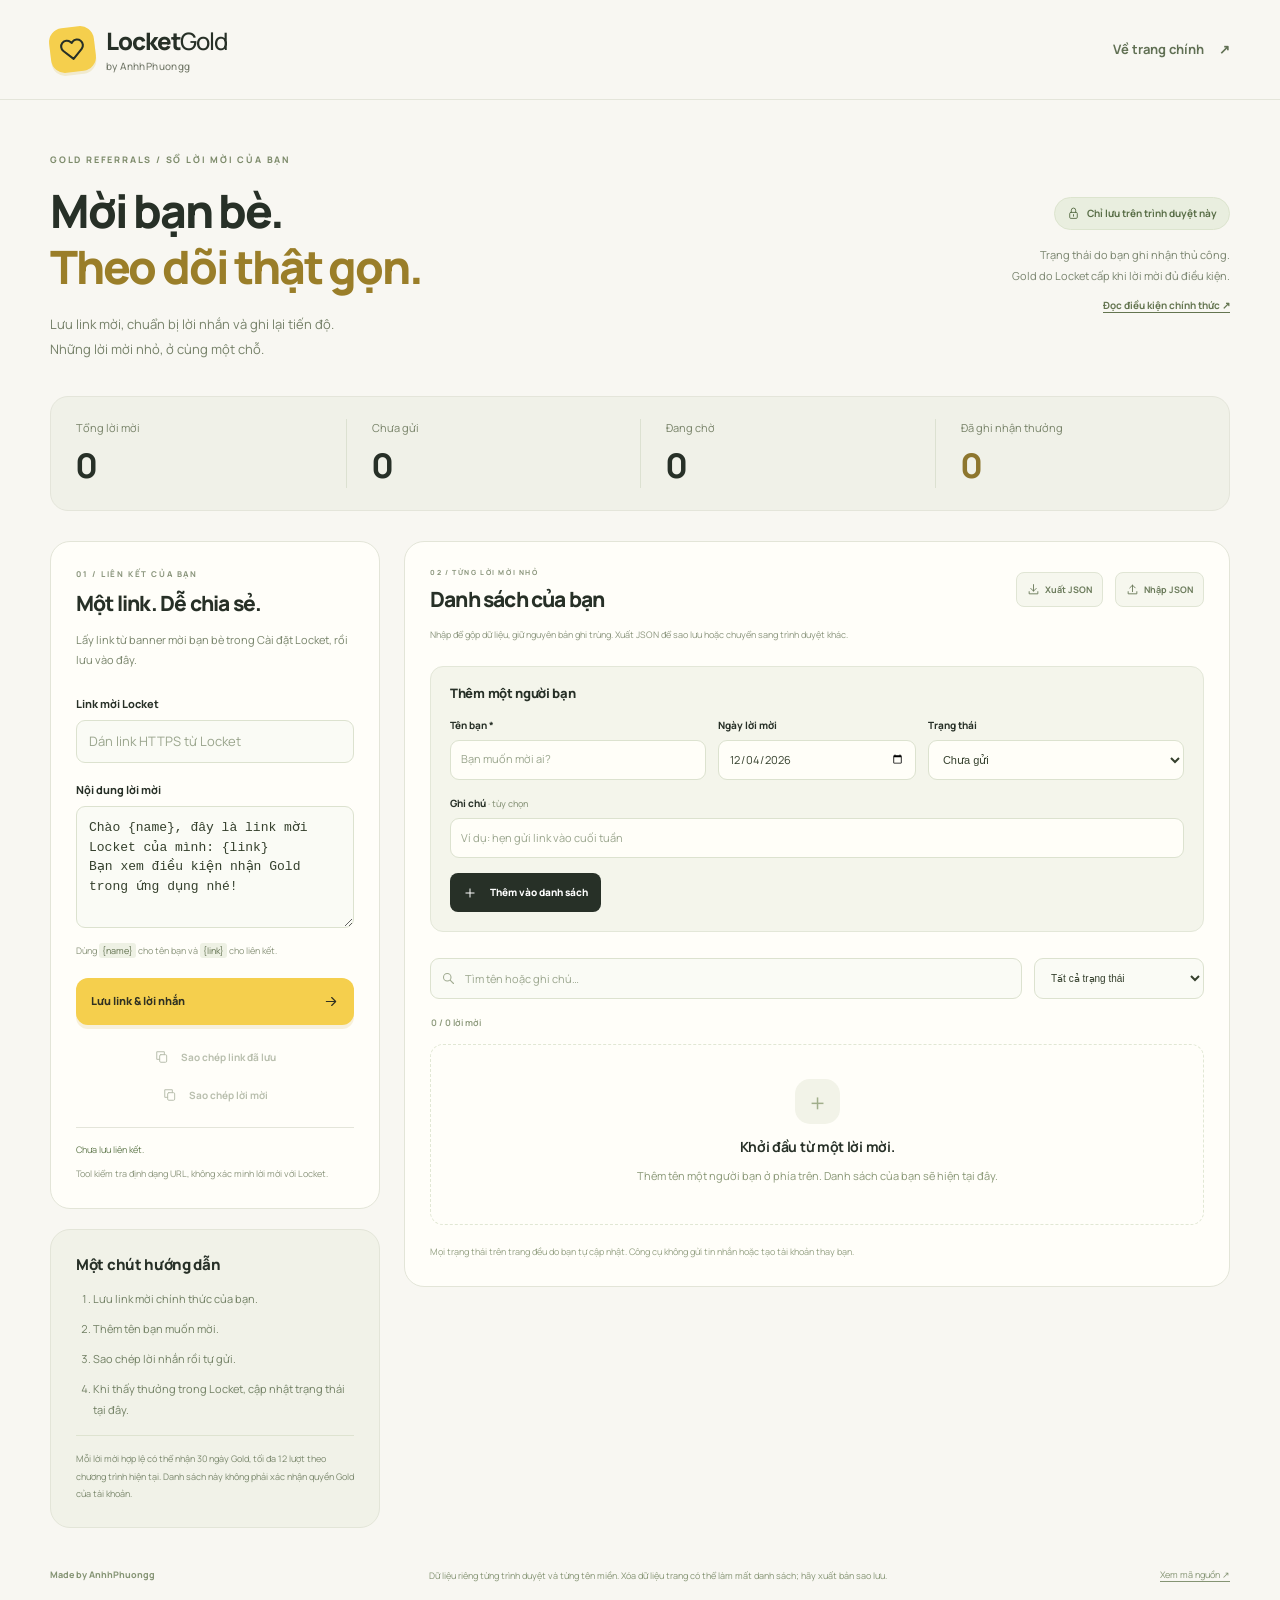
<file: tool.html>
<!doctype html>
<html lang="vi">
<head>
  <meta charset="utf-8">
  <meta name="viewport" content="width=device-width, initial-scale=1">
  <meta name="theme-color" content="#f8f7f2">
  <title>Quản lý lời mời Gold · AnhhPhuongg</title>
  <meta name="description" content="Lưu link mời Locket, soạn lời nhắn và tự theo dõi lời mời của bạn. Dữ liệu lưu trên trình duyệt, không cần đăng nhập.">
  <link rel="icon" href="./assets/favicon.svg" type="image/svg+xml">
  <link rel="stylesheet" href="./assets/styles.css">
  <link rel="stylesheet" href="./assets/referral-tool.css">
  <script src="./assets/referral-core.js" defer></script>
  <script src="./assets/referral-tool.js" defer></script>
</head>
<body class="tool-page">
  <svg class="svg-library" xmlns="http://www.w3.org/2000/svg" aria-hidden="true">
    <symbol id="i-heart" viewBox="0 0 24 24"><path d="M20.8 4.6a5.5 5.5 0 0 0-7.8 0L12 5.7l-1.1-1.1a5.5 5.5 0 0 0-7.8 7.8L12 21l8.8-8.6a5.5 5.5 0 0 0 0-7.8Z"/></symbol>
    <symbol id="i-copy" viewBox="0 0 24 24"><rect x="8" y="8" width="12" height="13" rx="2"/><path d="M16 8V3H3v13h5"/></symbol>
    <symbol id="i-edit" viewBox="0 0 24 24"><path d="m15 4 5 5M4 20l5-1L21 7a2 2 0 0 0-5-5L4 14v6ZM13 20h8"/></symbol>
    <symbol id="i-trash" viewBox="0 0 24 24"><path d="M3 6h18M9 6V3h6v3M5 6l1 15h12l1-15M10 10v7m4-7v7"/></symbol>
    <symbol id="i-down" viewBox="0 0 24 24"><path d="M12 3v12m-5-5 5 5 5-5M4 16v4h16v-4"/></symbol>
    <symbol id="i-up" viewBox="0 0 24 24"><path d="M12 16V4m-5 5 5-5 5 5M4 16v4h16v-4"/></symbol>
    <symbol id="i-plus" viewBox="0 0 24 24"><path d="M12 5v14M5 12h14"/></symbol>
    <symbol id="i-search" viewBox="0 0 24 24"><circle cx="10" cy="10" r="6"/><path d="m15 15 5 5"/></symbol>
    <symbol id="i-lock" viewBox="0 0 24 24"><rect x="5" y="10" width="14" height="11" rx="2"/><path d="M8 10V6a4 4 0 0 1 8 0v4m-4 4v3"/></symbol>
    <symbol id="i-arrow" viewBox="0 0 24 24"><path d="M5 12h14M13 6l6 6-6 6"/></symbol>
  </svg>
  <a class="skip-link" href="#tool-main">Đến công cụ</a>
  <header class="header"><div class="container nav-wrap">
    <a href="./index.html" class="brand"><span class="brand-icon"><svg class="icon"><use href="#i-heart"/></svg></span><span>Locket<span class="brand-gold">Gold</span><span class="brand-by">by AnhhPhuongg</span></span></a>
    <a class="back-link" href="./index.html">Về trang chính <span aria-hidden="true">↗</span></a>
  </div></header>

  <main class="container tool-main" id="tool-main">
    <section class="tool-hero" aria-labelledby="tool-title">
      <div><p class="eyebrow">GOLD REFERRALS / SỔ LỜI MỜI CỦA BẠN</p><h1 id="tool-title">Mời bạn bè.<br><span>Theo dõi thật gọn.</span></h1><p>Lưu link mời, chuẩn bị lời nhắn và ghi lại tiến độ.<br>Những lời mời nhỏ, ở cùng một chỗ.</p></div>
      <div class="hero-aside"><span class="local-badge" id="storage-badge"><svg class="icon"><use href="#i-lock"/></svg>Chỉ lưu trên trình duyệt này</span><p>Trạng thái do bạn ghi nhận thủ công.<br>Gold do Locket cấp khi lời mời đủ điều kiện.</p><a href="https://help.locket.com/en/articles/18178302-how-do-locket-gold-referrals-work-via-link" target="_blank" rel="noopener noreferrer">Đọc điều kiện chính thức <span aria-hidden="true">↗</span></a></div>
    </section>

    <div class="storage-warning" id="storage-warning" role="status" hidden><span id="storage-warning-text"></span><button type="button" id="rescue-storage" hidden>Tải dữ liệu gốc</button></div>
    <noscript><p class="storage-warning">Hãy bật JavaScript trong trình duyệt để sử dụng công cụ lưu và theo dõi lời mời.</p></noscript>

    <section class="tracker-stats" aria-label="Thống kê do bạn tự ghi nhận">
      <div><span>Tổng lời mời</span><strong id="stat-total">0</strong></div><div><span>Chưa gửi</span><strong id="stat-planned">0</strong></div><div><span>Đang chờ</span><strong id="stat-sent">0</strong></div><div><span>Đã ghi nhận thưởng</span><strong id="stat-rewarded">0</strong></div>
    </section>

    <div class="tracker-grid">
      <aside class="tracker-sidebar">
        <section class="tracker-card link-card" aria-labelledby="link-title">
          <div class="card-kicker">01 / LIÊN KẾT CỦA BẠN</div><h2 id="link-title">Một link. Dễ chia sẻ.</h2><p class="card-description">Lấy link từ banner mời bạn bè trong Cài đặt Locket, rồi lưu vào đây.</p>
          <form id="invite-form">
            <label for="invite-url">Link mời Locket</label><input id="invite-url" type="url" maxlength="2048" placeholder="Dán link HTTPS từ Locket" autocomplete="off" spellcheck="false">
            <label for="invite-message">Nội dung lời mời</label><textarea id="invite-message" maxlength="2000" rows="5" required></textarea><p class="field-help">Dùng <code>{name}</code> cho tên bạn và <code>{link}</code> cho liên kết.</p>
            <button class="button button-gold full-width" type="submit">Lưu link &amp; lời nhắn <svg class="icon"><use href="#i-arrow"/></svg></button>
          </form>
          <div class="copy-actions"><button type="button" id="copy-invite-url"><svg class="icon"><use href="#i-copy"/></svg>Sao chép link đã lưu</button><button type="button" id="copy-invite-message"><svg class="icon"><use href="#i-copy"/></svg>Sao chép lời mời</button></div>
          <p class="saved-link-status" id="saved-link-status">Chưa lưu liên kết.</p><p class="subtle-note">Tool kiểm tra định dạng URL, không xác minh lời mời với Locket.</p>
        </section>
        <section class="tracker-card guide-card" aria-labelledby="guide-title"><h2 id="guide-title">Một chút hướng dẫn</h2><ol><li>Lưu link mời chính thức của bạn.</li><li>Thêm tên bạn muốn mời.</li><li>Sao chép lời nhắn rồi tự gửi.</li><li>Khi thấy thưởng trong Locket, cập nhật trạng thái tại đây.</li></ol><p>Mỗi lời mời hợp lệ có thể nhận 30 ngày Gold, tối đa 12 lượt theo chương trình hiện tại. Danh sách này không phải xác nhận quyền Gold của tài khoản.</p></section>
      </aside>

      <section class="tracker-card friends-card" aria-labelledby="friends-title">
        <div class="friends-heading"><div><div class="card-kicker">02 / TỪNG LỜI MỜI NHỎ</div><h2 id="friends-title">Danh sách của bạn</h2></div><div class="backup-actions"><button class="small-button" type="button" id="export-data"><svg class="icon"><use href="#i-down"/></svg>Xuất JSON</button><button class="small-button" type="button" id="import-data"><svg class="icon"><use href="#i-up"/></svg>Nhập JSON</button><input type="file" id="import-file" accept=".json,application/json" hidden></div></div>
        <p class="backup-help">Nhập để gộp dữ liệu, giữ nguyên bản ghi trùng. Xuất JSON để sao lưu hoặc chuyển sang trình duyệt khác.</p>

        <form class="friend-form" id="friend-form">
          <h3 id="friend-form-title">Thêm một người bạn</h3><input id="edit-friend-id" type="hidden">
          <div class="friend-fields"><div class="name-field"><label for="friend-name">Tên bạn <span aria-hidden="true">*</span></label><input id="friend-name" maxlength="80" required placeholder="Bạn muốn mời ai?" autocomplete="off"></div><div><label for="friend-date">Ngày lời mời</label><input id="friend-date" type="date" required></div><div><label for="friend-status">Trạng thái</label><select id="friend-status"><option value="planned">Chưa gửi</option><option value="sent">Đang chờ</option><option value="rewarded">Đã ghi nhận thưởng</option><option value="ineligible">Không đủ điều kiện</option></select></div></div>
          <label for="friend-note">Ghi chú <span class="optional">· tùy chọn</span></label><input id="friend-note" maxlength="300" placeholder="Ví dụ: hẹn gửi link vào cuối tuần" autocomplete="off">
          <div class="form-actions"><button type="submit" class="button button-dark" id="save-friend"><svg class="icon"><use href="#i-plus"/></svg><span>Thêm vào danh sách</span></button><button type="button" class="cancel-edit" id="cancel-edit" hidden>Hủy chỉnh sửa</button></div>
        </form>

        <div class="list-toolbar"><div class="search-wrap"><svg class="icon"><use href="#i-search"/></svg><label class="visually-hidden" for="search-friends">Tìm theo tên hoặc ghi chú</label><input id="search-friends" type="search" placeholder="Tìm tên hoặc ghi chú…" autocomplete="off"></div><label class="visually-hidden" for="filter-status">Lọc trạng thái</label><select id="filter-status"><option value="all">Tất cả trạng thái</option><option value="planned">Chưa gửi</option><option value="sent">Đang chờ</option><option value="rewarded">Đã ghi nhận thưởng</option><option value="ineligible">Không đủ điều kiện</option></select></div>
        <div class="list-caption" id="list-caption" aria-live="polite">0 lời mời</div><div class="friend-list" id="friend-list"></div>
        <div class="empty-friends" id="empty-friends"><span class="empty-mark" aria-hidden="true">＋</span><h3>Khởi đầu từ một lời mời.</h3><p>Thêm tên một người bạn ở phía trên.<br>Danh sách của bạn sẽ hiện tại đây.</p></div>
        <p class="list-footnote">Mọi trạng thái trên trang đều do bạn tự cập nhật. Công cụ không gửi tin nhắn hoặc tạo tài khoản thay bạn.</p>
      </section>
    </div>
    <footer class="tool-footer"><span>Made by AnhhPhuongg</span><p>Dữ liệu riêng từng trình duyệt và từng tên miền. Xóa dữ liệu trang có thể làm mất danh sách; hãy xuất bản sao lưu.</p><a href="https://github.com/AnhhPhuong06/LocketGold" target="_blank" rel="noopener noreferrer">Xem mã nguồn ↗</a></footer>
  </main>

  <div class="clipboard-panel" id="clipboard-panel" hidden><label for="clipboard-text">Trình duyệt chưa cho phép sao chép. Bạn có thể chọn và sao chép nội dung bên dưới.</label><textarea id="clipboard-text" rows="4" readonly></textarea><button type="button" id="close-clipboard">Đóng</button></div>
  <div class="tracker-toast" id="tracker-toast" role="status" aria-live="polite"><span id="toast-message"></span><button type="button" id="toast-undo" hidden>Hoàn tác</button></div>
</body>
</html>
</file>
<file: assets/styles.css>
@font-face{font-family:Manrope;font-style:normal;font-weight:400 800;font-display:swap;src:url('./manrope-vietnamese.woff2') format('woff2');unicode-range:U+0102-0103,U+0110-0111,U+0128-0129,U+0168-0169,U+01A0-01A1,U+01AF-01B0,U+0300-0301,U+0303-0304,U+0308-0309,U+0323,U+0329,U+1EA0-1EF9,U+20AB}
@font-face{font-family:Manrope;font-style:normal;font-weight:400 800;font-display:swap;src:url('./manrope-latin-ext.woff2') format('woff2');unicode-range:U+0100-02BA,U+02BD-02C5,U+02C7-02CC,U+02CE-02D7,U+02DD-02FF,U+0304,U+0308,U+0329,U+1D00-1DBF,U+1E00-1E9F,U+1EF2-1EFF,U+2020,U+20A0-20AB,U+20AD-20C4,U+2113,U+2C60-2C7F,U+A720-A7FF}
@font-face{font-family:Manrope;font-style:normal;font-weight:400 800;font-display:swap;src:url('./manrope-latin.woff2') format('woff2');unicode-range:U+0000-00FF,U+0131,U+0152-0153,U+02BB-02BC,U+02C6,U+02DA,U+02DC,U+0304,U+0308,U+0329,U+2000-206F,U+20AC,U+2122,U+2191,U+2193,U+2212,U+2215,U+FEFF,U+FFFD}
:root{--bg:#f8f7f2;--ink:#273027;--muted:#73796a;--gold:#f5cf4d;--green:#293b32;--line:#e4e5da;--white:#fffefa}
*{box-sizing:border-box}html{scroll-behavior:smooth;scroll-padding-top:35px}body{margin:0;background:var(--bg);color:var(--ink);font:15px/1.7 Manrope,-apple-system,BlinkMacSystemFont,"Segoe UI",sans-serif;-webkit-font-smoothing:antialiased}a{color:inherit;text-decoration:none}button,input{font:inherit}button{color:inherit;cursor:pointer;border:0}button,a{-webkit-tap-highlight-color:transparent}button:focus-visible,a:focus-visible,summary:focus-visible,input:focus-visible{outline:3px solid #8c6821;outline-offset:5px}img{display:block;max-width:100%;object-fit:cover}h1,h2,h3,p{margin:0}h1,h2,h3{line-height:1.2}::selection{background:#f5cf4d90}[hidden]{display:none!important}.svg-library{position:absolute;width:0;height:0;overflow:hidden}.icon{width:22px;height:22px;flex-shrink:0;fill:none;stroke:currentColor;stroke-width:1.7;stroke-linecap:round;stroke-linejoin:round}.container{width:min(1180px,calc(100% - 96px));margin-inline:auto}.skip-link{position:fixed;top:-100px;left:20px;z-index:100;background:var(--ink);color:white;padding:10px 18px;border-radius:10px}.skip-link:focus{top:10px}
/* Navigation */
.header{height:100px;border-bottom:1px solid var(--line);position:relative;z-index:30}.nav-wrap{height:100%;display:flex;align-items:center;justify-content:space-between;gap:25px}.brand{display:flex;align-items:center;gap:11px;font-size:24px;font-weight:800;line-height:1.2;letter-spacing:-1.1px}.brand-icon{display:grid;place-items:center;background:var(--gold);width:45px;height:45px;border-radius:14px;transform:rotate(-7deg);box-shadow:0 3px 0 #d3b44433}.brand-icon .icon{width:25px;height:25px;stroke-width:2}.brand-gold{font-weight:500}.brand-by{display:block;font-size:10px;letter-spacing:.4px;font-weight:500;color:var(--muted);margin-top:5px}.nav{display:flex;gap:36px;font-size:13px;font-weight:600}.nav a{position:relative;padding-block:14px}.nav a:after{content:"";height:2px;position:absolute;bottom:8px;left:0;width:0;background:var(--ink);transition:width .2s}.nav a:hover:after{width:100%}.nav-actions{display:flex;align-items:center;gap:14px}.github-link{display:flex;align-items:center;gap:8px;font-size:12px;font-weight:700;padding:11px 17px;border:1px solid #d8dacf;border-radius:10px;transition:background .2s}.github-link:hover{background:#edece3}.github-link .icon{width:17px;height:17px}.github-link .external-icon{width:13px;height:13px;margin-left:8px}.menu-toggle{display:none;background:transparent;width:40px;height:40px;padding:9px}.menu-toggle span{display:block;height:2px;background:var(--ink);margin:6px 0;transition:transform .2s}
/* Hero */
.hero{display:grid;grid-template-columns:1.03fr 1fr;gap:20px;align-items:center;min-height:710px;padding-block:48px 62px}.hero-copy{padding-top:7px;position:relative;z-index:3}.eyebrow{font-size:10px;font-weight:750;letter-spacing:1.9px;line-height:1.8}.hero-copy>.eyebrow{display:flex;align-items:center;gap:9px;letter-spacing:1.5px;font-size:9px}.tiny-spark{font-size:19px;color:#a98726}.hero h1{font-size:clamp(48px,5.4vw,76px);font-weight:800;letter-spacing:-4.5px;line-height:1.22;margin:22px 0 25px}.gold-word{color:#b48a1a;position:relative;display:inline-block}.gold-word>svg{position:absolute;width:104%;left:0;bottom:-8px;fill:none;stroke:var(--gold);stroke-width:4;stroke-linecap:round}.you-word{position:relative}.you-word:after{content:"✳";font-size:33px;color:#c6cdb8;position:absolute;right:-37px;top:-4px;transform:rotate(10deg)}.hero-description{font-size:14px;line-height:1.95;color:#70776b;max-width:385px}.hero-buttons{display:flex;align-items:center;gap:25px;margin-top:31px}.button{display:inline-flex;align-items:center;justify-content:center;gap:10px;min-height:54px;padding:14px 22px;border-radius:12px;font-weight:800;font-size:13px;transition:transform .2s,background .2s,box-shadow .2s;text-align:center}.button .icon{width:19px;height:19px}.button-gold{background:var(--gold);color:#303122;box-shadow:0 4px 0 #c6a12b25}.button-gold:hover{background:#f1c33b;transform:translateY(-2px);box-shadow:0 6px 12px #be982725}.button-dark{background:var(--ink);color:white}.button-dark:hover{background:#3f4c3d;transform:translateY(-2px)}.button .arrow{margin-left:16px;width:16px}.text-link{display:flex;align-items:center;gap:10px;font-weight:700;font-size:12px;padding-block:15px}.text-link .icon{width:17px;transition:transform .2s}.text-link:hover .icon{transform:translateX(4px)}.hero-meta{display:flex;align-items:center;gap:10px;font-size:10px;color:#777d6f;margin-top:19px}.hero-meta>span{display:flex;align-items:center;gap:5px}.hero-meta .icon{width:13px;height:13px}.meta-dot{width:3px;height:3px;border-radius:50%;background:#a5aa9a}.creator-note{display:flex;align-items:center;gap:10px;font-size:10px;margin-top:39px;color:#767d70}.creator-note strong{color:#4a5444;font-weight:750}.creator-note>div>span{display:block;font-size:9px;margin-top:2px;color:#737b6a}.avatar{display:grid;place-items:center;width:35px;height:35px;border:3px solid var(--white);border-radius:50%;background:#e2e7d9;color:#627056;font-size:10px;font-weight:800;box-shadow:0 0 0 1px #d8ddcd}
.hero-art{height:580px;position:relative;min-width:0}.art-orbit{position:absolute;width:480px;height:480px;background:#f1eddc;border-radius:50%;top:49px;left:5px}.art-orbit:before{content:"";position:absolute;inset:31px;border:1px dashed #d8d1b5;border-radius:50%;transform:rotate(-14deg)}.art-dots{width:80px;height:85px;background-image:radial-gradient(#b9c3a1 1px,transparent 1px);background-size:10px 10px;position:absolute;right:0;top:30px;opacity:.6}.handwritten{font-family:"Segoe Print","Bradley Hand",cursive;font-size:18px;font-style:italic;letter-spacing:-.8px}.art-note{position:absolute;left:0;top:60px;z-index:5;font-size:17px;color:#7c826a;transform:rotate(-12deg)}.art-note>svg{position:absolute;top:26px;left:20px;width:84px;fill:none;stroke:#7f876d;stroke-width:1.5;stroke-linecap:round;stroke-linejoin:round}.phone-mockup{position:absolute;width:267px;height:515px;padding:10px 14px;background:#e9e8df;border:7px solid #30352d;border-radius:43px;top:8px;left:104px;transform:rotate(-7deg);box-shadow:2px 2px 0 2px #a6aa9e,12px 26px 38px #414c3523,inset 0 0 0 2px #fff8;overflow:hidden}.phone-mockup:after{content:"";position:absolute;width:90px;height:160px;right:-80px;top:-20px;background:#fff4;transform:rotate(-45deg);pointer-events:none}.phone-top{position:relative;display:flex;align-items:center;justify-content:space-between;font-size:9px;font-weight:800;padding:5px 5px 0}.dynamic-island{width:72px;height:20px;background:#262b25;border-radius:20px;position:absolute;left:50%;top:0;transform:translateX(-50%)}.phone-signal{display:flex;align-items:center;gap:4px;font-size:7px}.battery{display:inline-block;width:14px;height:7px;border:1px solid #30352d;border-radius:2px;position:relative}.battery:before{content:"";position:absolute;inset:1px;background:#30352d}.battery:after{content:"";height:3px;width:1px;position:absolute;right:-3px;top:1px;background:#30352d}.phone-date{font-size:10px;text-align:center;margin-top:39px;font-weight:650;color:#5d6557}.phone-clock{font-size:54px;line-height:1.2;letter-spacing:-3px;text-align:center;font-weight:650;color:#535d4c}.photo-widget{display:block;width:100%;padding:0;position:relative;margin-top:16px;aspect-ratio:1;border-radius:27px;overflow:hidden;background:#d6b98c;box-shadow:0 4px 15px #5c553023;text-align:left}.photo-widget>img{width:100%;height:100%;object-fit:cover;transition:transform .5s}.photo-widget:hover>img{transform:scale(1.04)}.widget-shade{position:absolute;inset:45% 0 0;background:linear-gradient(transparent,#1d2411a3)}.widget-label{position:absolute;left:11px;right:10px;bottom:13px;display:flex;align-items:center;gap:6px;color:white;font-size:8px;font-weight:600}.widget-label>.icon{width:17px;height:17px;margin-left:auto;stroke-width:2;fill:#f3ce4c;stroke:#f3ce4c}.widget-avatar{display:grid;place-items:center;border-radius:50%;height:22px;width:22px;background:#ffffff36;border:1px solid #fff7;font-size:8px}.widget-name{display:block;text-align:center;font-size:8px;font-weight:650;color:#5c6357;margin-top:7px}.mock-apps{display:flex;justify-content:space-between;gap:12px;padding:20px 2px 0}.mock-app{width:39px;height:39px;border-radius:12px;display:grid;place-items:center;box-shadow:0 2px 2px #5c63570c}.mock-app .icon{width:21px;height:21px;stroke-width:1.8}.gold-app{background:var(--gold)}.ivory-app{background:#fffdf4;color:#837952}.green-app{background:#acb69c;color:#f5f7ed}.pink-app{background:#d9b7ad;color:#fff8f5}.phone-home{position:absolute;width:81px;height:4px;background:#30352d;bottom:8px;left:50%;transform:translateX(-50%);border-radius:4px}.mini-profile{position:absolute;display:flex;align-items:center;gap:10px;padding:14px 16px;background:#fffefbf7;border:1px solid #e9e9de;border-radius:17px;box-shadow:0 10px 25px #414c3512;right:-10px;top:104px;z-index:7;transform:rotate(5deg);width:233px}.mini-profile-icon{width:37px;height:40px;background:#f5f0d8;display:grid;place-items:center;border-radius:10px;color:#a79349}.mini-profile-icon .icon{width:22px}.mini-profile strong{display:block;font-size:11px}.mini-profile div>span{font-size:8px;color:#787e6c;display:block;margin-top:2px}.mini-profile-check{margin-left:auto;display:grid;place-items:center;background:#e9eedf;color:#82906d;border-radius:50%;width:20px;height:20px}.mini-profile-check .icon{width:13px;height:13px;stroke-width:2}.postcard{position:absolute;right:-8px;bottom:55px;z-index:6;padding:9px 9px 12px;background:#fffefb;box-shadow:0 10px 20px #414c3525;width:169px;transform:rotate(11deg);border-radius:3px}.postcard>img{height:130px;width:100%;border-radius:1px}.postcard>.handwritten{display:block;font-size:13px;margin-top:10px;text-align:center;color:#6c7665}.postcard-tape{position:absolute;top:-11px;left:56px;width:65px;height:24px;background:#efdaa5a8;transform:rotate(-7deg);clip-path:polygon(2% 0,98% 0,95% 20%,100% 35%,96% 55%,100% 75%,97% 100%,0 100%,4% 80%,0 60%,4% 45%,0 20%)}.art-spark{position:absolute;font-size:50px;color:#bc9a43}.spark-one{left:29px;bottom:120px;transform:rotate(12deg)}.spark-two{right:17px;top:3px;font-size:34px;color:#909d7c}.art-caption{position:absolute;bottom:0;left:68px;right:0;display:flex;align-items:center;justify-content:center;gap:6px;font-size:8px;color:#737c65}.art-caption>span{width:4px;height:4px;border-radius:50%;background:#b8beaa}
/* About */
.intro-strip{border-block:1px solid var(--line);background:#f1f2e9}.strip-inner{min-height:78px;display:flex;align-items:center;justify-content:space-between;gap:20px;font-size:10px;font-weight:650}.strip-inner>span:first-child{font-size:8px;letter-spacing:1.3px;color:#737e63}.strip-inner>span,.strip-inner>a{display:flex;align-items:center;gap:9px}.strip-inner .icon{width:17px;height:17px;color:#778269}.strip-inner>a>.icon:last-child{width:13px;margin-left:4px}.section-space{padding-block:100px}.section-heading{text-align:center}.section-heading .eyebrow{color:#748166}.section-heading h2,h2{font-size:40px;font-weight:750;letter-spacing:-1.8px;line-height:1.3}.section-heading h2{margin:13px 0 17px}.muted-title{color:#858f7b}.section-heading>p:last-child{font-size:12px;color:var(--muted);line-height:1.9}.feature-grid{display:grid;grid-template-columns:repeat(3,1fr);margin-top:54px}.feature{padding:0 33px 2px;position:relative}.feature:first-child{padding-left:0}.feature:last-child{padding-right:0}.feature+.feature{border-left:1px solid var(--line)}.feature-icon{width:43px;height:43px;display:grid;place-items:center;background:#eeefdf;border-radius:14px;margin-bottom:22px}.feature-icon .icon{color:#667355}.feature:nth-child(2) .feature-icon{background:#f5eac3}.feature:nth-child(2) .feature-icon .icon{color:#aa8d34}.feature:nth-child(3) .feature-icon{background:#ede8df}.feature-number{position:absolute;right:34px;top:4px;font-size:11px;color:#a6ac9b}.feature:last-child .feature-number{right:0}.feature h3{font-size:15px;font-weight:800;letter-spacing:-.4px}.feature>p{color:var(--muted);font-size:12px;line-height:1.9;margin-top:12px;max-width:270px}
/* Installation */
.installation{background:#eeefe6;border-block:1px solid #e6e8db}.install-grid{display:grid;grid-template-columns:1fr 1.05fr;align-items:center;gap:100px}.install-visual{position:relative;padding:18px 24px 33px}.setup-preview{background:#fafaf5;border:1px solid #e1e3d6;border-radius:25px;box-shadow:0 14px 35px #45533309;overflow:hidden;transform:rotate(-3deg)}.preview-top{display:flex;align-items:center;justify-content:space-between;padding:17px 23px;border-bottom:1px solid #e8eadf;font-size:10px;font-weight:650;color:#7f8774}.preview-dots{letter-spacing:3px;color:#a5ac98}.setup-screen{min-height:367px;padding:30px 25px 28px;text-align:center;animation:screen-enter .25s ease}.setup-icon{display:grid;place-items:center;width:55px;height:55px;border-radius:17px;background:#f6d970;color:#6d5d2d;margin:0 auto 20px}.setup-icon .icon{width:27px;height:27px}.setup-kicker{font-size:8px;font-weight:700;letter-spacing:1.5px;color:#737e65}.setup-screen h3{font-size:26px;line-height:1.3;font-weight:750;letter-spacing:-1.1px;margin-top:10px}.setup-file{display:flex;align-items:center;gap:12px;text-align:left;background:#f0f1e8;border:1px solid #e2e5d8;border-radius:12px;padding:12px;margin-top:22px}.setup-file>.icon:first-child{color:#9b9f86}.setup-file>.icon:last-child{margin-left:auto;width:16px;color:#829070}.setup-file strong{display:block;font-size:10px}.setup-file small{display:block;font-size:8px;color:#737d64;margin-top:2px}.setup-screen>.button{width:100%;margin-top:14px;min-height:43px;font-size:10px;border-radius:10px;padding-block:9px}.setup-screen>.button .icon{width:16px;margin-left:auto}.preview-footer{padding:13px 15px;background:#f4f5ed;border-top:1px solid #e9ebdf;display:flex;align-items:center;justify-content:center;gap:5px;font-size:8px;color:#737f62}.preview-dot{width:4px;height:4px;background:#a2b084;border-radius:50%}.setup-handwriting{position:absolute;right:-5px;bottom:-13px;font-size:20px;color:#8a947c;transform:rotate(-8deg)}.settings-route{margin-top:23px;text-align:left;border:1px solid #e1e5d5;background:#f4f5ec;border-radius:12px;overflow:hidden}.settings-route>span{display:flex;justify-content:space-between;align-items:center;gap:5px;padding:11px 12px;font-size:9px}.settings-route>span+span{border-top:1px solid #e1e5d5}.settings-route .route-highlight{background:#e9eddc;color:#61714e;font-weight:750}.settings-route .icon{width:14px;height:14px}.screen-tip{font-size:9px;color:#737f62;line-height:1.8;margin-top:15px}.install-copy>.eyebrow{color:#748465}.install-copy h2{margin:13px 0 15px;font-size:37px}.section-description{font-size:12px;line-height:1.9;color:#737e65}.steps{list-style:none;padding:0;margin:25px 0 0}.steps>li+li{margin-top:7px}.step{display:flex;align-items:flex-start;gap:13px;text-align:left;width:100%;background:transparent;border:1px solid transparent;border-radius:13px;padding:15px 14px;transition:background .2s,border-color .2s}.step:hover{background:#f7f7f066}.step.is-active{background:#fafaf5;border-color:#dfe3d3;box-shadow:0 4px 10px #45533304}.step-number{width:30px;height:30px;border:1px solid #d7deca;color:#71805e;border-radius:50%;display:grid;place-items:center;font-size:9px;font-weight:700;flex-shrink:0}.is-active .step-number{background:var(--gold);color:#756027;border-color:var(--gold)}.step>span:nth-child(2){flex:1;min-width:0}.step strong{display:block;font-size:12px;margin-top:4px;font-weight:750}.step>span>span{display:block;color:#748065;font-size:10px;line-height:1.9;margin-top:6px}.step>.icon{width:14px;height:14px;margin-top:8px;color:#98a18b;transform:rotate(-40deg);transition:transform .2s}.is-active>.icon{transform:rotate(0);color:#746a3d}.install-note{font-size:8px;display:flex;align-items:flex-start;gap:6px;margin-top:17px;color:#748265}.install-note .icon{width:12px;height:12px;margin-top:1px}
/* Questions and download */
.faq-section{display:grid;grid-template-columns:1fr 1.45fr;gap:90px}.faq-heading>.eyebrow{color:#748465}.faq-heading h2{margin:15px 0 17px}.faq-heading>p:last-of-type{font-size:12px;line-height:1.9;color:var(--muted)}.faq-flower{height:73px;width:73px;fill:#e8deac;margin-top:34px;transform:rotate(15deg)}.faq-flower circle{fill:var(--bg)}.faq-list details{border-bottom:1px solid var(--line)}.faq-list details:first-child{border-top:1px solid var(--line)}.faq-list summary{list-style:none;display:flex;align-items:center;justify-content:space-between;gap:20px;padding:22px 0;cursor:pointer;font-size:12px;font-weight:750}.faq-list summary::-webkit-details-marker{display:none}.faq-list summary>span{position:relative;width:18px;height:18px;flex-shrink:0}.faq-list summary>span:before,.faq-list summary>span:after{content:"";width:10px;height:1.5px;background:#7f8973;position:absolute;top:8px;left:4px;transition:transform .2s}.faq-list summary>span:after{transform:rotate(90deg)}.faq-list details[open] summary>span:after{transform:rotate(0)}.faq-answer{font-size:11px;color:#747e65;line-height:2;padding:0 28px 23px 0;max-width:560px}.faq-list summary:hover{color:#8c7834}.download-section{padding-bottom:15px}.download-panel{background:var(--green);border-radius:27px;display:grid;grid-template-columns:1fr 1fr;gap:80px;align-items:center;padding:55px 66px;position:relative;overflow:hidden}.download-panel:before{content:"";position:absolute;left:-140px;bottom:-380px;width:650px;height:650px;border:1px solid #ffffff07;border-radius:50%;pointer-events:none}.download-copy{position:relative;color:#f1f2e9}.download-copy>.eyebrow{font-size:8px;color:#b1bca1;letter-spacing:1.7px}.download-copy h2{font-size:68px;letter-spacing:-3.5px;line-height:1.2;margin:20px 0 21px;position:relative}.download-copy h2>span{color:var(--gold)}.download-copy h2>.icon{position:absolute;top:12px;left:226px;width:43px;height:43px;color:#b2ba96;stroke-width:1.1;transform:rotate(12deg)}.download-copy>p:last-child{font-size:11px;color:#b9c4b1;line-height:1.9}.download-card{position:relative;z-index:1;background:#f8f8ef;border-radius:20px;padding:26px}.download-file-heading{display:flex;align-items:center;gap:12px}.download-file-icon{display:grid;place-items:center;width:48px;height:48px;background:var(--gold);border-radius:14px}.download-file-icon>.icon{width:26px;height:26px;stroke-width:2}.download-file-heading strong{display:block;font-size:14px;letter-spacing:-.5px}.download-file-heading div>span{display:block;color:#748165;font-size:9px;margin-top:3px}.download-card dl{margin:22px 0 20px;padding-block:16px;border-block:1px solid #e5e7da}.download-card dl>div{display:flex;justify-content:space-between;gap:12px;font-size:9px;line-height:2.2}.download-card dt{color:#758266}.download-card dd{margin:0;font-weight:650;text-align:right}.download-card>.button{width:100%;font-size:12px;min-height:49px}.download-card>.button>.arrow{margin-left:auto}.copy-link{display:flex;align-items:center;justify-content:center;gap:6px;font-size:9px;font-weight:650;background:transparent;color:#6f7c60;margin:12px auto 0;padding:5px 10px;min-height:30px}.copy-link>.icon{width:14px;height:14px}.copy-link:hover{color:#3f5033}.copy-fallback{display:block;font-size:9px;color:#7e8871;margin-top:10px}.copy-fallback input{display:block;width:100%;font-size:10px;background:white;color:var(--ink);padding:8px;border:1px solid var(--line);border-radius:6px;margin-top:5px}.download-disclaimer{text-align:center;font-size:9px;color:#737e65;padding:16px 20px 0}.footer{min-height:135px;display:flex;justify-content:space-between;align-items:center;gap:24px}.footer .brand{font-size:20px}.footer .brand-icon{width:32px;height:32px;border-radius:10px}.footer .brand-icon>.icon{width:19px;height:19px}.footer>span{font-size:9px;color:#748265}.footer>a:last-child{display:flex;align-items:center;gap:6px;color:#6c7960;font-size:9px;font-weight:650}.footer>a:last-child>.icon{width:14px;height:14px}.mobile-download{display:none}.toast{position:fixed;z-index:100;bottom:30px;left:50%;transform:translate(-50%,20px);background:var(--green);color:#f7f7ec;border:1px solid #718366;border-radius:12px;box-shadow:0 6px 25px #17251a30;font-size:12px;padding:12px 20px;max-width:calc(100% - 40px);text-align:center;opacity:0;visibility:hidden;transition:opacity .2s,transform .2s,visibility .2s}.toast.is-visible{opacity:1;visibility:visible;transform:translate(-50%,0)}
@keyframes screen-enter{from{opacity:.3;transform:translateY(4px)}to{opacity:1;transform:translateY(0)}}
/* Tablet */
@media(min-width:1400px){.hero{min-height:760px}.hero-art{transform:scale(1.06);transform-origin:center}}
@media(max-width:1120px){.container{width:calc(100% - 72px)}.hero h1{font-size:61px;letter-spacing:-3.8px}.hero-art{transform:scale(.9);transform-origin:left center;width:111%}.hero{gap:0;min-height:680px}.hero-description{max-width:330px;font-size:13px}.hero-buttons{gap:16px}.hero-buttons>.button{padding-inline:17px}.install-grid{gap:55px}.install-visual{padding-inline:10px}.download-panel{gap:50px;padding-inline:48px}.nav{gap:26px}.hero-copy>.eyebrow{font-size:8px;letter-spacing:1.1px}.section-space{padding-block:80px}}
@media(max-width:900px){.container{width:calc(100% - 48px)}.header{height:86px}.nav{gap:20px;font-size:11px}.github-link{padding:9px 12px}.brand{font-size:21px}.brand-icon{width:40px;height:40px}.hero h1{font-size:50px;letter-spacing:-3px}.hero-art{transform:scale(.73);width:137%;transform-origin:left center;height:580px;margin-block:-45px}.hero{min-height:590px;padding-block:15px 30px;grid-template-columns:1fr .95fr}.hero-copy>.eyebrow{font-size:7px;letter-spacing:.6px}.hero-description{font-size:12px;max-width:300px}.hero-meta{font-size:8px;gap:7px}.creator-note{margin-top:29px;font-size:9px}.hero-buttons{gap:15px}.hero-buttons>.button{font-size:11px;padding:12px 15px;min-height:48px}.hero-buttons>.button>.arrow{display:none}.text-link{font-size:10px;gap:6px}.strip-inner{font-size:9px;gap:15px;min-height:70px}.strip-inner>span:first-child{display:none}.feature{padding-inline:24px}.feature-number{right:24px}.section-heading h2,h2{font-size:35px}.install-grid{gap:30px}.install-copy h2{font-size:30px}.step{padding:13px 9px;gap:9px}.step strong{font-size:11px}.step>span>span{font-size:9px}.setup-screen{padding-inline:20px}.setup-screen h3{font-size:24px}.setup-file{gap:8px}.setup-file strong{font-size:9px}.setup-file small{font-size:7px}.faq-section{gap:45px;grid-template-columns:1fr 1.4fr}.faq-list summary{font-size:11px}.download-panel{gap:30px;padding:40px 34px}.download-copy h2{font-size:58px}.download-copy h2>.icon{left:190px;width:35px}.download-card{padding:21px}.download-card dl>div{font-size:8px}}
/* Phone */
@media(max-width:680px){html{scroll-padding-top:25px}.container{width:calc(100% - 40px)}.header{height:82px}.brand{font-size:22px}.brand-icon{width:39px;height:39px}.brand-by{font-size:8px}.nav{display:none;position:absolute;top:81px;left:0;width:100%;padding:17px 25px;background:var(--bg);border-bottom:1px solid var(--line);box-shadow:0 12px 15px #27302706;font-size:13px;flex-direction:column;gap:0}.nav.is-open{display:flex}.nav a{padding:11px 0}.nav a:after{display:none}.github-link{padding:8px;border:0}.github-link>span,.github-link>.external-icon{display:none}.github-link>.icon{width:20px;height:20px}.nav-actions{gap:5px}.menu-toggle{display:block}.menu-toggle[aria-expanded=true] span:first-child{transform:translateY(4px) rotate(45deg)}.menu-toggle[aria-expanded=true] span:last-child{transform:translateY(-4px) rotate(-45deg)}.hero{display:flex;flex-direction:column;gap:0;padding-top:43px;padding-bottom:26px;min-height:0;overflow:clip}.hero-copy{width:100%;padding-top:0;text-align:center}.hero-copy>.eyebrow{justify-content:center;font-size:8px;letter-spacing:1px;gap:7px}.hero h1{font-size:clamp(47px,10.4vw,68px);letter-spacing:-3.2px;line-height:1.23;margin:20px 0 21px}.you-word:after{font-size:27px;right:-28px;top:-1px}.hero-description{max-width:340px;margin:auto;font-size:12px;padding-inline:7px;line-height:1.95}.hero-buttons{justify-content:center;gap:23px;margin-top:25px}.hero-buttons>.button{font-size:12px;padding:14px 18px;min-height:51px}.hero-buttons>.button>.arrow{display:block;margin-left:10px;width:14px}.text-link{font-size:11px}.hero-meta{justify-content:center;font-size:9px;gap:10px;margin-top:18px}.creator-note{justify-content:center;text-align:left;margin-top:25px;font-size:9px}.creator-note>div>span{font-size:8px}.avatar{width:31px;height:31px}.hero-art{flex-shrink:0;width:480px;height:580px;transform:scale(.8);transform-origin:center top;margin:37px -60px -104px}.art-orbit{width:460px;height:460px;left:10px}.phone-mockup{left:100px}.mini-profile{right:-6px;width:220px}.postcard{right:0;bottom:55px;width:157px}.postcard>img{height:120px}.art-caption{left:0;font-size:9px;bottom:2px}.art-note{left:3px;top:61px;font-size:16px}.spark-one{left:29px}.spark-two{right:7px}.art-dots{right:6px}.intro-strip{margin-top:0}.strip-inner{min-height:70px;justify-content:center;flex-wrap:wrap;gap:8px 22px;padding-block:18px;font-size:8px}.strip-inner .icon{width:14px;height:14px}.strip-inner>a{gap:6px}.section-space{padding-block:65px}.section-heading h2,h2{font-size:32px;letter-spacing:-1.5px}.section-heading .eyebrow,.eyebrow{font-size:8px;letter-spacing:1.6px}.section-heading>p:last-child{font-size:11px;line-height:1.9}.feature-grid{grid-template-columns:1fr;margin-top:35px;gap:0}.feature,.feature:first-child,.feature:last-child{padding:23px 0 23px 63px;min-height:120px}.feature+.feature{border-left:0;border-top:1px solid var(--line)}.feature-icon{position:absolute;left:0;top:24px;width:42px;height:42px;border-radius:13px;margin:0}.feature h3{font-size:14px;margin-top:0;line-height:1.5;padding-right:30px}.feature>p{font-size:11px;margin-top:7px;max-width:100%;padding-right:12px}.feature-number,.feature:last-child .feature-number{right:0;top:26px;font-size:9px}.overview{padding-bottom:40px}.install-grid{display:flex;flex-direction:column-reverse;gap:35px}.install-copy{width:100%}.install-copy>.eyebrow{text-align:center}.install-copy h2{text-align:center;font-size:32px;margin-top:14px}.section-description{text-align:center;font-size:11px}.steps{margin-top:25px}.step{padding:17px 13px;gap:12px}.step strong{font-size:12px}.step>span>span{font-size:10px}.step-number{width:32px;height:32px}.step>.icon{width:16px;height:16px}.install-note{font-size:8px;margin:16px 8px 0}.install-visual{width:min(370px,100% - 20px);padding:10px 10px 23px}.setup-preview{transform:rotate(-2deg)}.setup-screen{min-height:360px;padding:26px 26px 24px}.setup-screen h3{font-size:27px}.setup-file strong{font-size:10px}.setup-file small{font-size:8px}.setup-screen>.button{min-height:44px}.setup-handwriting{right:-6px;font-size:19px;bottom:-14px}.screen-tip{font-size:10px}.settings-route>span{font-size:10px}.faq-section{grid-template-columns:1fr;gap:29px}.faq-heading{text-align:center;position:relative}.faq-heading h2{margin-top:13px}.faq-heading h2>br{display:none}.faq-heading>p:last-of-type>br{display:none}.faq-heading>p:last-of-type{font-size:11px}.faq-flower{display:none}.faq-list summary{font-size:12px;padding-block:20px;gap:12px}.faq-answer{font-size:11px;padding-right:15px;line-height:1.95}.download-section{width:calc(100% - 24px)}.download-panel{grid-template-columns:1fr;gap:29px;padding:36px 23px 25px;border-radius:23px}.download-copy{text-align:center}.download-copy h2{font-size:53px;margin-block:15px;letter-spacing:-2.8px}.download-copy h2>br{display:none}.download-copy h2>.icon{display:none}.download-copy>p:last-child{font-size:11px}.download-copy>p:last-child>br{display:none}.download-copy>.eyebrow{font-size:7px}.download-card{max-width:390px;width:100%;margin-inline:auto;padding:23px}.download-card dl>div{font-size:10px}.download-file-heading strong{font-size:15px}.download-file-heading div>span{font-size:9px}.download-card>.button{min-height:51px;font-size:12px}.copy-link{font-size:10px;min-height:35px}.download-disclaimer{font-size:8px;line-height:1.8;padding:15px 12px 0}.footer{padding-block:29px 105px;min-height:0;flex-wrap:wrap;justify-content:space-between;gap:20px}.footer .brand{font-size:19px}.footer>span{order:3;width:100%;font-size:8px;margin-top:-8px}.footer>a:last-child{font-size:8px}.mobile-download{display:flex;align-items:center;justify-content:space-between;gap:12px;position:fixed;z-index:40;bottom:0;left:0;right:0;background:#fbfcf4f5;backdrop-filter:blur(18px);border-top:1px solid #dce1d2;padding:12px 20px calc(12px + env(safe-area-inset-bottom,0px));transform:translateY(110%);visibility:hidden;transition:transform .25s,visibility .25s}.mobile-download.is-visible{transform:translateY(0);visibility:visible}.mobile-download>span>strong{display:block;font-size:12px;font-weight:800}.mobile-download small{display:block;font-size:8px;color:#748265;margin-top:2px}.mobile-download>.button{min-height:42px;font-size:11px;padding:10px 14px;gap:12px;border-radius:10px}.mobile-download>.button .icon{width:16px;height:16px}.toast{bottom:92px;font-size:11px;width:max-content;max-width:calc(100% - 30px);padding:12px 18px}}
@media(max-width:390px){.container{width:calc(100% - 32px)}.hero h1{font-size:46px;letter-spacing:-2.8px}.hero-copy>.eyebrow{font-size:7px;letter-spacing:.8px}.hero-art{transform:scale(.69);margin-bottom:-169px;margin-top:32px}.hero-buttons{gap:16px}.hero-buttons>.button{padding-inline:14px;font-size:11px}.hero-buttons>.button>.arrow{margin-left:5px}.hero-description{font-size:11px}.hero-meta{font-size:8px}.intro-strip .strip-inner{gap:9px 14px}.download-panel{padding-inline:18px}.download-card{padding-inline:20px}.download-card dl>div{font-size:9px}.download-copy h2{font-size:46px}.step{padding-inline:10px}.step strong{font-size:11px}}
/* A usable layout on Safari versions without flex gap or aspect-ratio. */
.profile-alt{display:flex;align-items:center;justify-content:center;min-height:44px;margin-top:5px;font-size:10px;font-weight:750;color:#526447;border-top:1px solid var(--line)}
.profile-alt .icon{width:14px;height:14px;margin-left:7px}.profile-alt:hover{text-decoration:underline}.profile-alt-note{font-size:9px;line-height:1.8;text-align:center;color:#6b775e;margin-top:3px}.profile-alt-note+.copy-fallback{margin-top:12px}
.no-flex-gap .brand-icon{margin-right:11px}.no-flex-gap .nav>a+a{margin-left:36px}.no-flex-gap .nav-actions>*+*{margin-left:14px}.no-flex-gap .hero-buttons>*+*{margin-left:25px}.no-flex-gap .button>.icon:first-child{margin-right:10px}.no-flex-gap .text-link>.icon{margin-left:10px}.no-flex-gap .hero-meta>span+span{margin-left:10px}.no-flex-gap .hero-meta .icon{margin-right:5px}.no-flex-gap .creator-note>.avatar{margin-right:10px}.no-flex-gap .mini-profile>div{margin-left:10px}.no-flex-gap .step>span:nth-child(2){margin-left:13px}.no-flex-gap .step>.icon{margin-left:13px}.no-flex-gap .setup-file>span{margin-left:12px}.no-flex-gap .download-file-heading>div{margin-left:12px}.no-flex-gap .copy-link>.icon{margin-right:6px}.no-flex-gap .strip-inner .icon{margin-right:9px}
@supports not (aspect-ratio:1){.photo-widget{height:0;padding-bottom:100%}.photo-widget>img{position:absolute;top:0;left:0;width:100%;height:100%}}
@media(max-width:680px){.hero{overflow:hidden;overflow:clip}.no-flex-gap .nav>a+a{margin-left:0}.no-flex-gap .hero-buttons>*+*{margin-left:23px}.profile-alt{font-size:10px}}
@media(max-width:390px){.no-flex-gap .hero-buttons>*+*{margin-left:16px}}
@media(prefers-reduced-motion:reduce){html{scroll-behavior:auto}*,*:before,*:after{animation:none!important;transition:none!important}}
</file>
<file: assets/referral-tool.css>
.tool-main{padding-top:52px;padding-bottom:24px}
.back-link{font-size:13px;font-weight:700;color:#617054}
.back-link span{margin-left:12px}
.tool-hero{display:flex;justify-content:space-between;align-items:center;gap:32px;margin-bottom:34px}
.tool-hero .eyebrow{font-size:9px;letter-spacing:1.8px;color:#7d8b6b}
.tool-hero h1{font-size:46px;line-height:1.22;letter-spacing:-2.2px;font-weight:800;margin:15px 0 17px}
.tool-hero h1 span{color:#9a7e29}
.tool-hero>div>p:last-child{font-size:13px;line-height:1.9;color:#758068}
.hero-aside{text-align:right;max-width:320px}
.local-badge{display:inline-flex;align-items:center;gap:7px;background:#e9eedf;border:1px solid #dce4ce;border-radius:30px;padding:7px 12px;font-size:10px;font-weight:700;color:#596e47}
.local-badge .icon{width:13px;height:13px}
.hero-aside p{font-size:11px;line-height:1.9;color:#79846e;margin-top:15px}
.hero-aside>a{font-size:10px;font-weight:700;display:inline-block;margin-top:10px;text-decoration:underline;text-underline-offset:3px;color:#647550}
.tracker-stats{display:grid;grid-template-columns:repeat(4,1fr);border:1px solid var(--line);border-radius:18px;background:#f0f1e8;margin-bottom:30px;padding:22px 0}
.tracker-stats>div{padding:0 25px}
.tracker-stats>div+div{border-left:1px solid #dce1d1}
.tracker-stats span{display:block;font-size:11px;color:#788369}
.tracker-stats strong{font-size:34px;line-height:1.3;letter-spacing:-1.4px;display:block;margin-top:6px;font-weight:750;font-variant-numeric:tabular-nums}
.tracker-stats>div:last-child strong{color:#8d762e}
.tracker-grid{display:grid;grid-template-columns:330px minmax(0,1fr);gap:24px;align-items:start}
.tracker-sidebar{min-width:0}
.tracker-card{background:#fffef9;border:1px solid #e3e5d8;border-radius:20px;padding:25px;min-width:0}
.tracker-card h2{font-size:21px;letter-spacing:-.8px;font-weight:800}
.card-kicker{font-size:8px;letter-spacing:1.6px;font-weight:750;color:#8b967d;margin-bottom:10px}
.card-description{font-size:11px;color:#78846b;line-height:1.9;margin-top:12px}
.tool-page label{display:block;font-size:11px;font-weight:750;line-height:1.6;margin-bottom:7px}
.tool-page input:not([type=hidden]),.tool-page textarea,.tool-page select{color:#35402d;border:1px solid #dce2cf;border-radius:9px;background:#fafbf5;padding:11px 12px;width:100%;font-size:13px;line-height:1.5;min-height:42px}
.tool-page input::placeholder,.tool-page textarea::placeholder{color:#9aa58d}
.tool-page input:focus,.tool-page textarea:focus,.tool-page select:focus{border-color:#b2bc96;background:white;outline:2px solid #dee6ca;outline-offset:1px}
.tool-page textarea{resize:vertical;min-height:100px}
.tool-page select{padding-right:20px}
.tool-page input[type=date]{min-width:0}
#invite-form{margin-top:24px}
#invite-form label:not(:first-child){margin-top:18px}
.field-help{font-size:9px;line-height:1.9;color:#8a947b;margin-top:7px}
.field-help code{font:inherit;color:#61714f;background:#eef1e4;padding:1px 3px;border-radius:3px}
.full-width{width:100%}
#invite-form>.button{margin-top:19px;font-size:11px;min-height:46px;padding-inline:15px;justify-content:space-between}
#invite-form>.button .icon{width:16px}
.copy-actions{display:grid;grid-template-columns:1fr;gap:0;margin-top:13px}
.copy-actions button{display:flex;align-items:center;justify-content:center;gap:7px;padding:9px;background:transparent;border-radius:7px;min-height:38px;font-size:10px;font-weight:700;color:#657454}
.copy-actions .icon{width:14px;height:14px;margin-right:5px}
.copy-actions button:hover{background:#f2f4e9}
.copy-actions button:disabled{opacity:.45;cursor:default}
.saved-link-status{font-size:9px;color:#60784d;padding-top:14px;border-top:1px solid var(--line);margin-top:13px;overflow-wrap:anywhere}
.subtle-note{font-size:9px;color:#8c967e;line-height:1.9;margin-top:8px}
.guide-card{margin-top:20px;background:#f1f2e8}
.guide-card h2{font-size:15px;letter-spacing:-.3px}
.guide-card ol{padding-left:17px;font-size:11px;line-height:1.9;color:#728064;margin:15px 0}
.guide-card li+li{margin-top:9px}
.guide-card p{padding-top:14px;border-top:1px solid #dee3d0;font-size:9px;line-height:1.9;color:#7c896e}
.friends-heading{display:flex;align-items:center;justify-content:space-between;gap:15px}
.friends-heading .card-kicker{font-size:7px;margin-bottom:7px}
.backup-actions{display:flex;gap:7px;flex-shrink:0}
.small-button{display:flex;align-items:center;justify-content:center;min-height:35px;padding:8px 10px;background:#f6f7ee;border:1px solid #e0e5d4;border-radius:8px;font-size:9px;font-weight:700;color:#6b7b5b}
.small-button+.small-button{margin-left:5px}
.small-button>.icon{height:13px;width:13px;margin-right:5px}
.small-button:hover{background:#ebefde}
.backup-help{font-size:9px;color:#8b957d;line-height:1.9;margin-top:13px}
.friend-form{background:#f4f5eb;border:1px solid #e3e7d8;border-radius:13px;padding:19px;margin-top:23px}
.friend-form h3{font-size:13px;font-weight:800;letter-spacing:-.3px;margin-bottom:15px}
.friend-fields{display:grid;grid-template-columns:1.1fr .85fr 1.1fr;gap:12px;margin-bottom:15px}
.friend-form .optional{font-weight:500;font-size:9px;color:#8e997f}
.friend-form label{font-size:10px}
.friend-form input,.friend-form select{font-size:11px!important;background:#fffef8!important;min-height:40px!important;padding:10px!important}
.friend-form>input{margin-bottom:0}
.form-actions{display:flex;align-items:center;gap:15px;margin-top:15px}
.form-actions>.button{min-height:39px;padding:10px 13px;font-size:10px;border-radius:8px}
.form-actions>.button .icon{width:14px;height:14px;margin-right:3px}
.cancel-edit{font-size:10px;font-weight:650;background:transparent;color:#7e8a6e;padding:9px}
.list-toolbar{display:flex;align-items:center;gap:12px;margin-top:26px}
.search-wrap{position:relative;flex:1;min-width:0}
.search-wrap>.icon{position:absolute;width:15px;height:15px;left:11px;top:13px;color:#a0ab91;pointer-events:none}
.search-wrap>input{padding-left:34px!important;font-size:11px!important;min-height:41px!important}
.list-toolbar>select{width:170px;min-height:41px;font-size:10px;margin-left:0}
.list-caption{font-size:9px;font-weight:650;color:#8c997b;margin:16px 1px 8px}
.friend-row{padding:17px 0;border-bottom:1px solid #e8ebdf}
.friend-row-top{display:flex;align-items:flex-start;gap:10px}
.friend-avatar{display:grid;place-items:center;flex-shrink:0;width:33px;height:33px;background:#eaf0de;color:#7b8c63;font-size:10px;font-weight:800;border-radius:11px;margin-right:1px}
.friend-info{min-width:0;flex:1}
.friend-name{font-size:13px;font-weight:800;overflow-wrap:anywhere;line-height:1.6}
.friend-date{font-size:9px;color:#99a287;margin-top:2px}
.friend-note{font-size:10px;line-height:1.9;color:#7e8c6d;white-space:pre-wrap;overflow-wrap:anywhere;margin-top:9px}
.friend-row-bottom{display:flex;align-items:center;justify-content:space-between;gap:10px;margin:13px 0 0 44px}
.friend-row-bottom select{width:170px;min-height:34px;padding:6px 8px;font-size:9px;border-radius:6px;background:#f4f7e9;color:#6c8050}
.friend-row[data-status=rewarded] .friend-row-bottom select{background:#f6edc7;color:#8d7637;border-color:#ebe0ab}
.friend-row[data-status=ineligible] .friend-row-bottom select{background:#f4f1eb;color:#958a78;border-color:#e5dfd4}
.row-actions{display:flex;align-items:center;gap:6px}
.row-action{display:grid;place-items:center;min-width:33px;min-height:33px;border-radius:7px;background:transparent;color:#8b987a}
.row-action>.icon{width:16px;height:16px}
.row-action:hover{background:#eef2e5;color:#586c42}
.row-action[data-action=delete]:hover{color:#9d654b;background:#f6eee6}
.empty-friends{text-align:center;padding:34px 15px 38px;border:1px dashed #e1e7d4;border-radius:13px;margin-top:13px}
.empty-mark{display:grid;place-items:center;width:45px;height:45px;background:#f2f3e8;color:#a1ae8b;border-radius:15px;font-size:23px;font-weight:400;margin:0 auto 15px}
.empty-friends h3{font-size:14px;letter-spacing:-.3px}
.empty-friends p{font-size:11px;line-height:1.9;color:#8a9877;margin-top:10px}
.list-footnote{font-size:9px;line-height:1.9;color:#94a083;margin-top:18px}
.tool-footer{display:flex;align-items:flex-start;justify-content:space-between;gap:24px;padding-top:32px;margin-top:7px;font-size:9px;color:#859474}
.tool-footer>span{white-space:nowrap;font-weight:750}
.tool-footer>p{max-width:560px;text-align:center;line-height:1.9}
.tool-footer>a{white-space:nowrap;text-decoration:underline;text-underline-offset:3px}
.storage-warning{border:1px solid #e3d3a1;background:#fcf3d6;padding:14px 17px;border-radius:12px;color:#87703c;font-size:11px;line-height:1.9;margin-bottom:22px}
.storage-warning>button{margin:8px 0 0;display:block;background:#f1dfa8;border:1px solid #daca95;padding:6px 11px;border-radius:6px;font-size:10px}
.tracker-toast{position:fixed;bottom:24px;left:50%;transform:translate(-50%,15px);z-index:100;background:#293b32;color:#f8f9ef;border:1px solid #718366;border-radius:12px;padding:13px 20px;font-size:12px;max-width:calc(100% - 32px);opacity:0;visibility:hidden;transition:opacity .2s,transform .2s,visibility .2s;display:flex;align-items:center;gap:18px;box-shadow:0 5px 20px #293b3214}
.tracker-toast.is-visible{opacity:1;visibility:visible;transform:translate(-50%,0)}
.tracker-toast>button{color:#f5cf4d;background:transparent;text-decoration:underline;text-underline-offset:4px;font-size:11px;white-space:nowrap;margin-left:15px;min-height:30px}
.clipboard-panel{position:fixed;left:50%;bottom:24px;transform:translateX(-50%);width:min(480px,calc(100% - 32px));background:#fffef9;padding:20px;border:1px solid #c8d3b6;border-radius:14px;z-index:110;box-shadow:0 10px 40px #293b3220}
.clipboard-panel>label{font-size:11px;color:#667e50;margin-bottom:10px}
.clipboard-panel>button{margin-top:10px;padding:8px 16px;border-radius:7px;background:#293b32;color:white;font-size:11px}
.visually-hidden{position:absolute;width:1px;height:1px;padding:0;margin:-1px;overflow:hidden;clip:rect(0,0,0,0);white-space:nowrap;border:0}
@media(max-width:1120px){.tracker-grid{grid-template-columns:300px minmax(0,1fr);gap:20px}.tracker-card{padding:21px}.tracker-card h2{font-size:19px}.friends-heading{flex-wrap:wrap}.friend-fields{grid-template-columns:1fr 1fr}.friend-fields>.name-field{grid-column:1/-1}.backup-actions{margin-top:0}.tool-hero h1{font-size:43px}}
@media(max-width:800px){.tool-main{padding-top:35px}.tool-hero{align-items:flex-start}.tool-hero h1{font-size:38px;letter-spacing:-1.7px}.hero-aside{max-width:240px;padding-top:22px}.local-badge{font-size:9px}.hero-aside p{font-size:10px}.tracker-grid{grid-template-columns:1fr}.tracker-sidebar{display:grid;grid-template-columns:1.1fr 1fr;gap:20px;align-items:start}.guide-card{margin-top:0}.tracker-stats{margin-bottom:22px}.tracker-stats>div{padding:0 18px}.friends-heading{flex-wrap:nowrap}.friend-fields{grid-template-columns:1.1fr .85fr 1.1fr}.friend-fields>.name-field{grid-column:auto}.tool-footer{flex-wrap:wrap}.tool-footer>p{text-align:left;order:3;width:100%;max-width:100%;margin-top:-10px}.tool-page .tool-footer{padding-bottom:25px}}
@media(max-width:580px){.tool-main{padding-top:28px}.tool-hero{display:block;margin-bottom:26px}.tool-hero .eyebrow{font-size:7px;letter-spacing:1.4px}.tool-hero h1{font-size:39px;letter-spacing:-1.9px;margin-top:14px}.tool-hero>div>p:last-child{font-size:12px}.hero-aside{max-width:100%;text-align:left;padding-top:22px}.hero-aside p{margin-top:11px;font-size:10px}.hero-aside p>br{display:none}.local-badge{font-size:9px}.hero-aside>a{font-size:10px}.back-link{font-size:10px}.tracker-stats{grid-template-columns:1fr 1fr;padding:0;border-radius:14px}.tracker-stats>div{padding:18px 20px}.tracker-stats>div+div{border-left:0}.tracker-stats>div:nth-child(even){border-left:1px solid #dce1d1}.tracker-stats>div:nth-child(n+3){border-top:1px solid #dce1d1}.tracker-stats strong{font-size:30px}.tracker-stats span{font-size:10px}.tracker-sidebar{display:block}.guide-card{display:none}.tracker-card{padding:20px;border-radius:16px}.tracker-card h2{font-size:20px}.tool-page input:not([type=hidden]),.tool-page textarea,.tool-page select{font-size:16px!important;min-height:44px!important}.tool-page textarea{font-size:14px!important}.tool-page .friend-form input,.tool-page .friend-form select{font-size:14px!important}.tool-page #invite-url{font-size:14px!important}.friends-heading{flex-wrap:wrap;gap:15px}.friends-heading .card-kicker{font-size:7px}.backup-actions{width:100%;justify-content:flex-start;gap:7px}.small-button{font-size:10px;min-height:38px;padding-inline:13px}.backup-help{font-size:9px;line-height:1.85}.friend-form{padding:15px;margin-top:20px}.friend-fields{grid-template-columns:1fr 1fr;gap:12px}.friend-fields>.name-field{grid-column:1/-1}.friend-form label{font-size:11px}.form-actions{gap:10px}.form-actions>.button{min-height:43px;font-size:11px;padding:10px 13px}.cancel-edit{font-size:10px;padding:7px}.list-toolbar{flex-direction:column;gap:9px;align-items:stretch;margin-top:23px}.search-wrap{width:100%}.search-wrap>.icon{top:14px}.tool-page .search-wrap>input{font-size:13px!important}.tool-page .list-toolbar>select{width:100%;font-size:13px!important;margin-top:0}.friend-name{font-size:14px}.friend-date{font-size:10px}.friend-note{font-size:11px}.friend-row{padding-block:17px}.friend-row-bottom{margin-left:0;margin-top:13px}.tool-page .friend-row-bottom select{width:180px;font-size:11px!important;padding:8px!important;min-height:38px!important}.row-action{min-width:36px;min-height:38px}.row-action>.icon{width:17px;height:17px}.row-actions{gap:2px}.friend-row-top{gap:8px}.friend-avatar{margin-right:3px}.list-caption{font-size:10px}.list-footnote{font-size:9px}.tool-footer{font-size:9px;gap:20px;padding-top:27px}.tool-footer>a{margin-left:auto}.tool-footer>p{font-size:9px}.tracker-toast{font-size:11px;padding:12px 15px;width:max-content}.tracker-toast>button{font-size:10px;margin-left:10px}.clipboard-panel{padding:17px}}
@media(max-width:360px){.tool-hero h1{font-size:35px}.tracker-card{padding:17px}.friend-fields{grid-template-columns:1fr}.friend-fields>.name-field{grid-column:auto}.tool-page .friend-row-bottom select{width:154px;font-size:10px!important}.row-action{min-width:29px}.row-actions{gap:0}}
</file>
